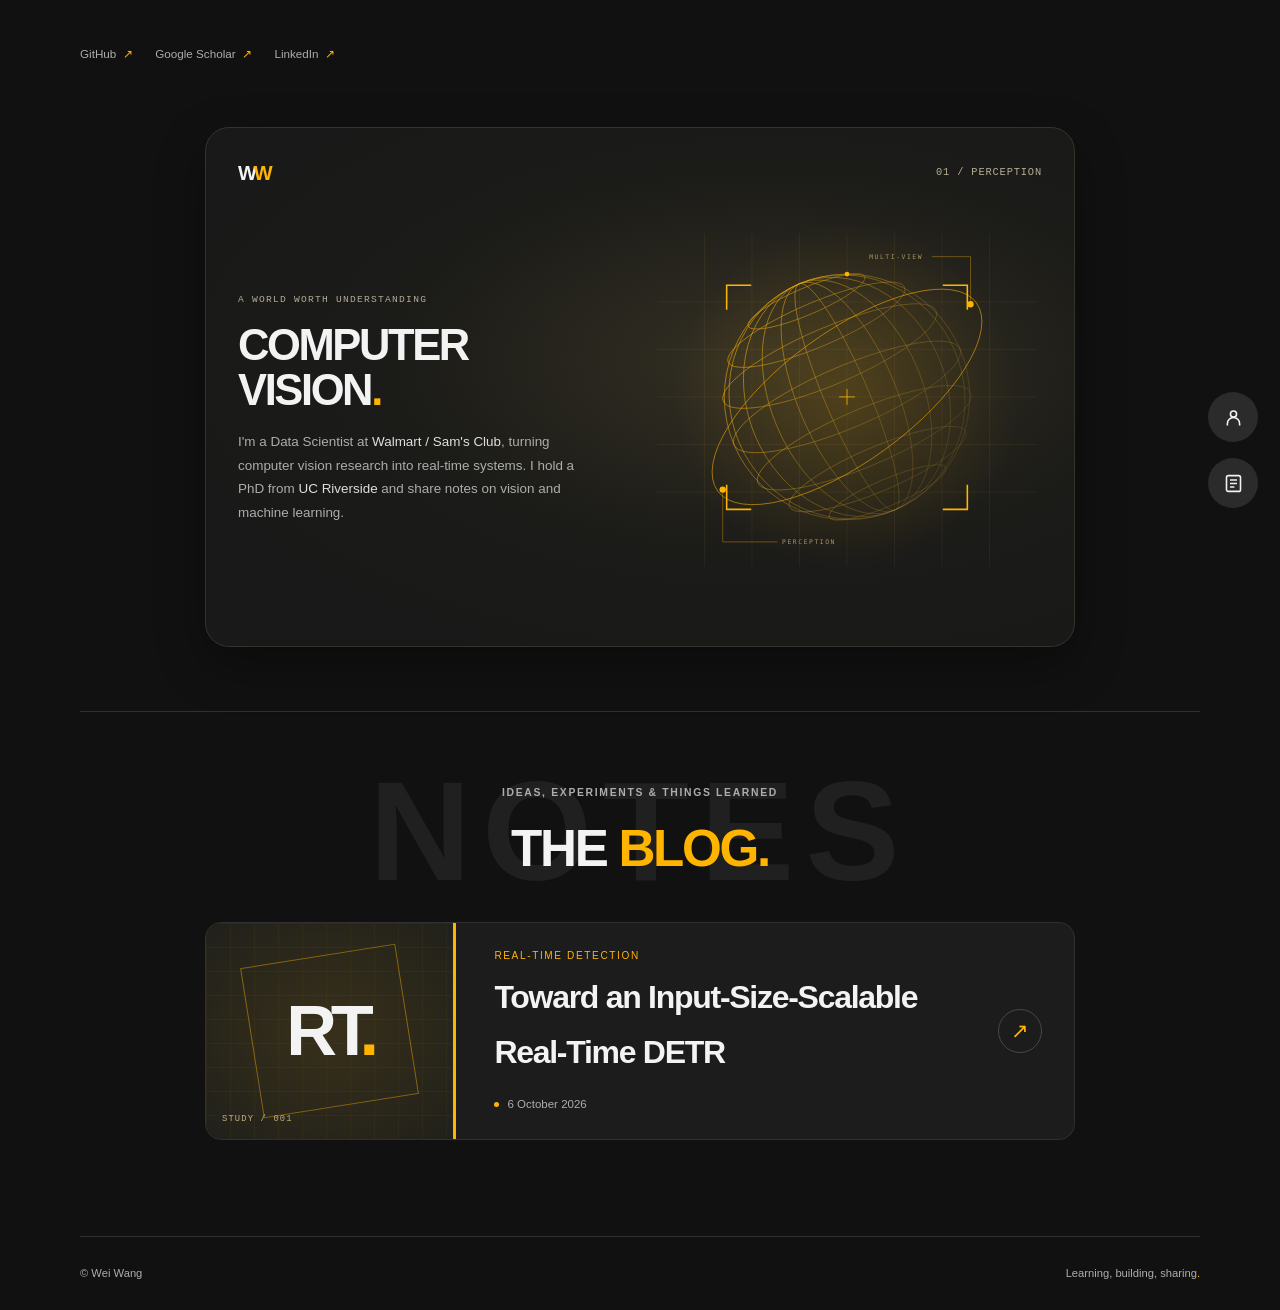
<file: index.html>
<!doctype html>
<html lang="en">
  <head>
    <meta charset="utf-8">
    <meta name="viewport" content="width=device-width, initial-scale=1">
    <meta name="description" content="Wei Wang — Data Scientist working on computer vision, perception, and real-time machine learning. Personal bio and study notes.">
    <meta name="theme-color" content="#111111">
    <title>Wei Wang — Computer Vision &amp; Notes</title>
    <link rel="stylesheet" href="assets/style.css">
  </head>
  <body>
    <a class="skip-link" href="#main">Skip to content</a>
    <div class="site-shell">
      <header class="site-header">
        <nav class="profile-links" aria-label="Professional profiles">
          <a href="https://github.com/chriswakupe">GitHub <span aria-hidden="true">↗</span></a>
          <a href="https://scholar.google.com/citations?hl=en&amp;user=CT2OuzMAAAAJ">Google Scholar <span aria-hidden="true">↗</span></a>
          <a href="https://www.linkedin.com/in/wei-wang-ba0b4054/">LinkedIn <span aria-hidden="true">↗</span></a>
        </nav>
        <nav class="site-nav" aria-label="Main navigation">
          <a class="nav-link" href="#about"><svg viewBox="0 0 24 24" fill="none" stroke="currentColor" stroke-width="1.8" aria-hidden="true"><circle cx="12" cy="8" r="3.5"/><path d="M5 21v-2a7 7 0 0 1 14 0v2"/></svg><span>About</span></a>
          <a class="nav-link" href="#blogs"><svg viewBox="0 0 24 24" fill="none" stroke="currentColor" stroke-width="1.8" aria-hidden="true"><rect x="4" y="3" width="16" height="18" rx="2"/><path d="M8 8h8M8 12h8M8 16h5"/></svg><span>Blogs</span></a>
        </nav>
      </header>
      <main id="main">
        <section class="about-section" id="about" aria-labelledby="about-title">
          <div class="vision-panel">
            <div class="panel-top"><span class="panel-mark">W<span>W</span></span><span>01 / PERCEPTION</span></div>
            <img class="vision-art" src="assets/vision.svg" alt="" width="480" height="520">
            <div class="panel-bottom"><span class="panel-kicker">A WORLD WORTH UNDERSTANDING</span><h1 class="panel-title" id="about-title">COMPUTER<br>VISION<span class="accent">.</span></h1><p class="panel-bio">I'm a Data Scientist at <strong>Walmart / Sam's Club</strong>, turning computer vision research into real-time systems. I hold a PhD from <strong>UC Riverside</strong> and share notes on vision and machine learning.</p></div>
          </div>
        </section>
        <section class="blogs-section" id="blogs" aria-labelledby="blogs-title">
          <div class="section-heading">
            <span class="heading-backdrop" aria-hidden="true">NOTES</span>
            <p class="eyebrow">Ideas, experiments &amp; things learned</p>
            <h2 id="blogs-title">The <span class="accent">blog.</span></h2>
          </div>
          <!-- Add another blog-entry link here when you create a new page. -->
          <a class="blog-entry" href="blogs/input-size-scalable-real-time-detr/">
            <span class="entry-art" aria-hidden="true"><span class="viewfinder"></span><span class="entry-monogram">RT<span>.</span></span><span class="entry-index">STUDY / 001</span></span>
            <span class="entry-content"><span class="entry-category">Real-time detection</span><span class="entry-title">Toward an Input-Size-Scalable Real-Time DETR</span><span class="entry-status"><span aria-hidden="true"></span> 6 October 2026</span></span>
            <span class="entry-arrow" aria-hidden="true">↗</span>
          </a>
        </section>
      </main>
      <footer class="site-footer"><span>© Wei Wang</span><span>Learning, building, sharing<span class="accent">.</span></span></footer>
    </div>
  </body>
</html>
</file>
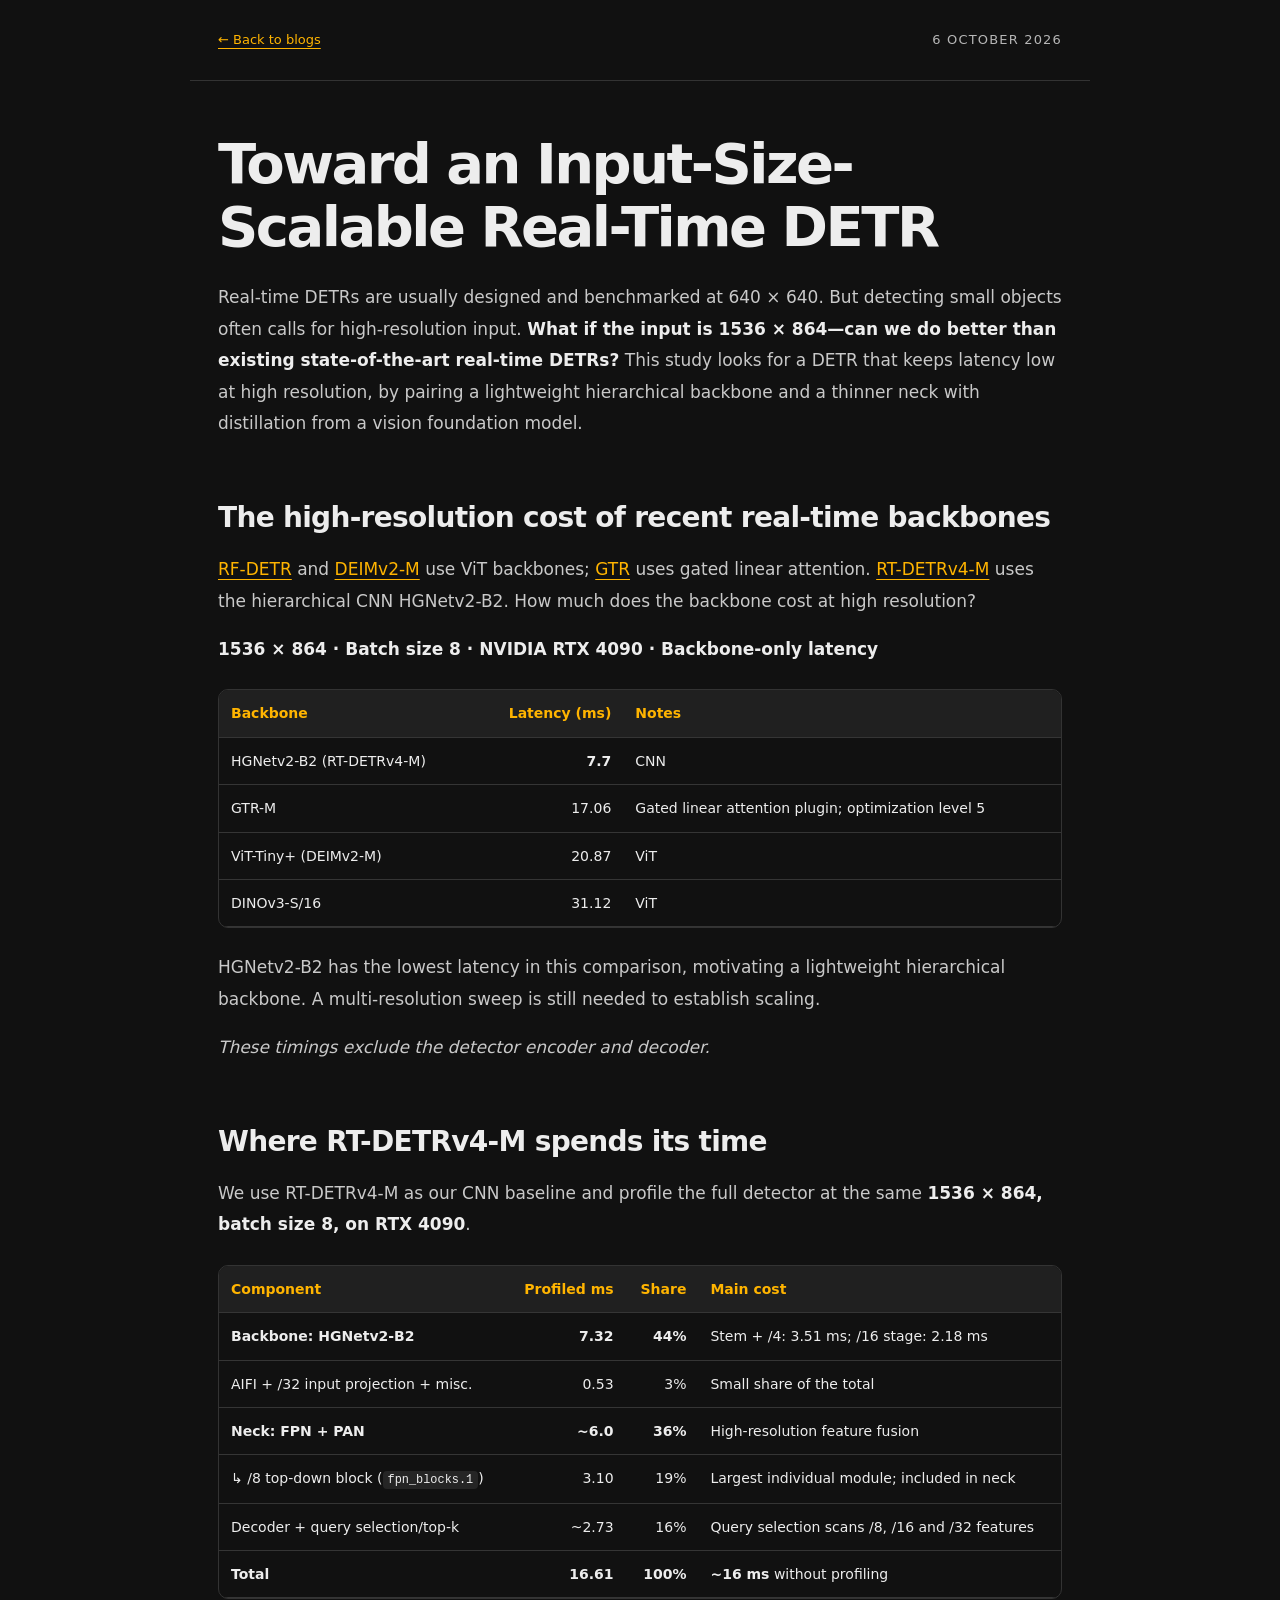
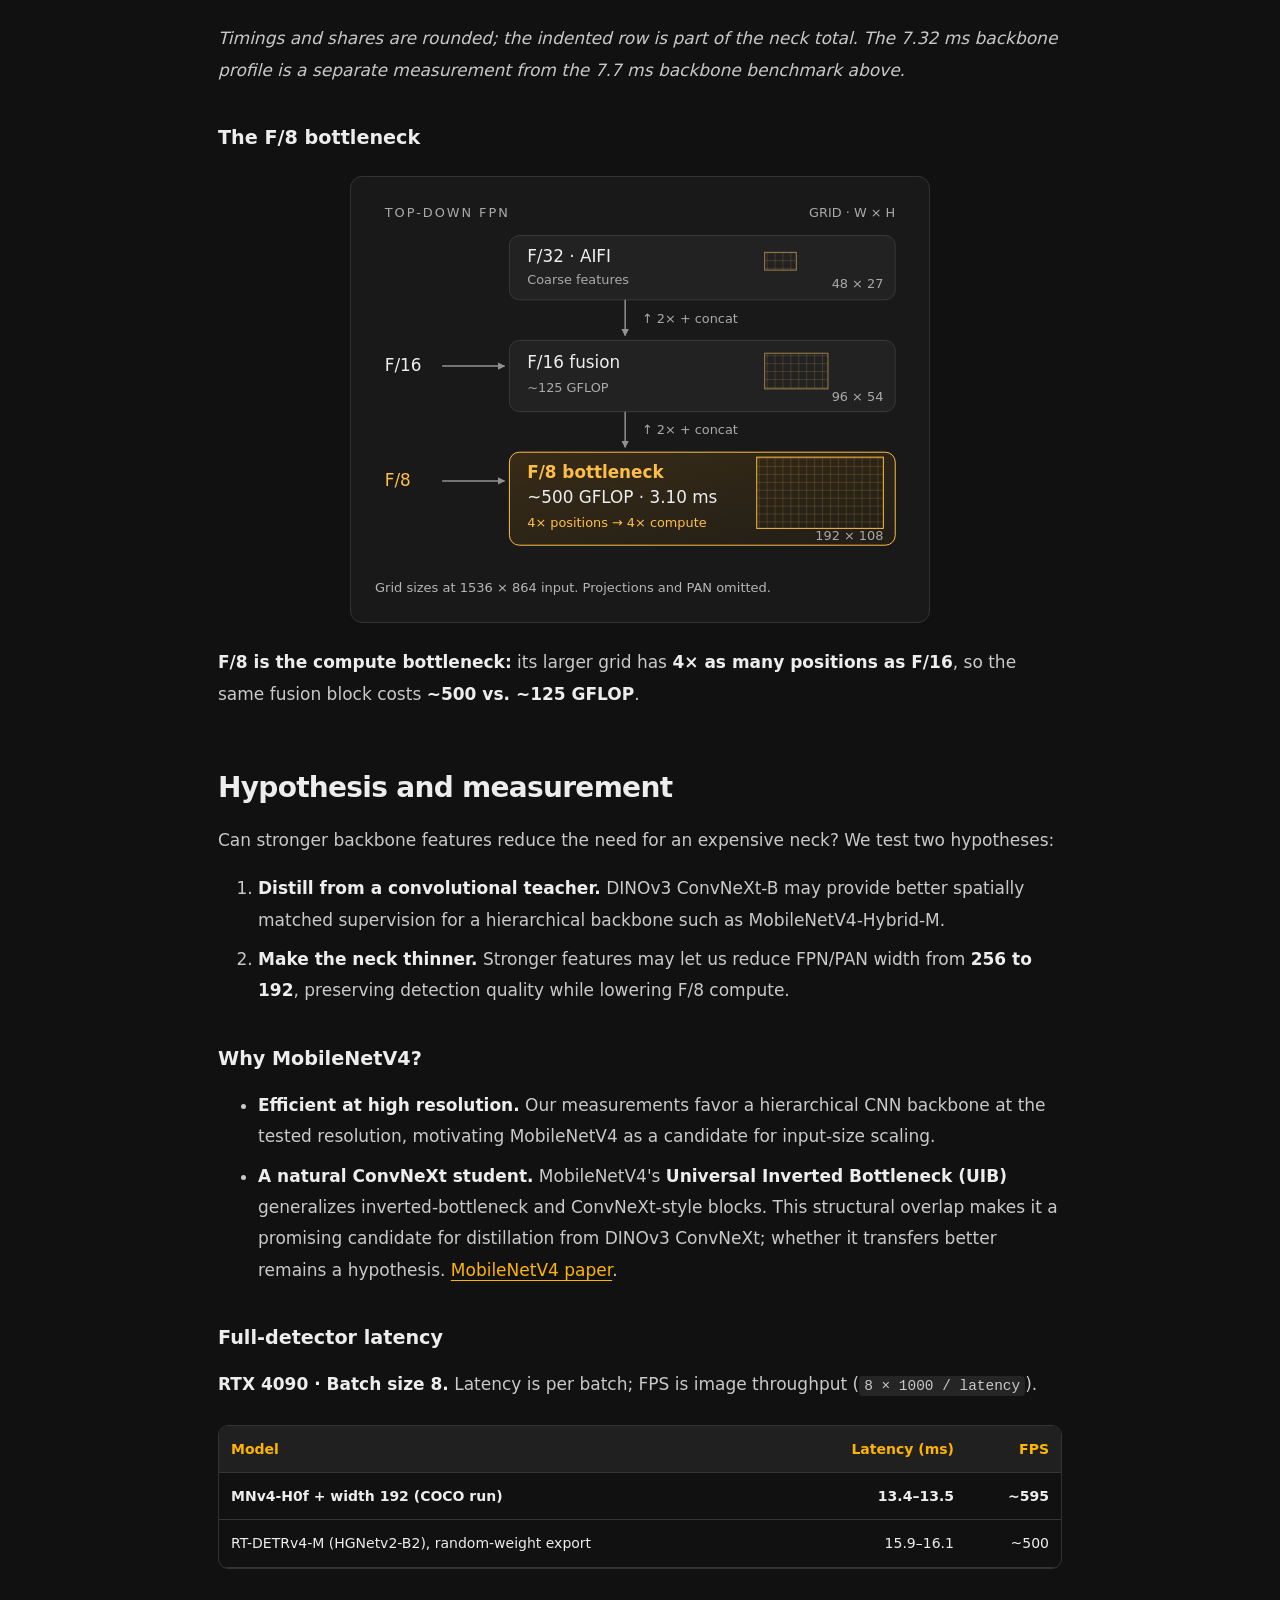
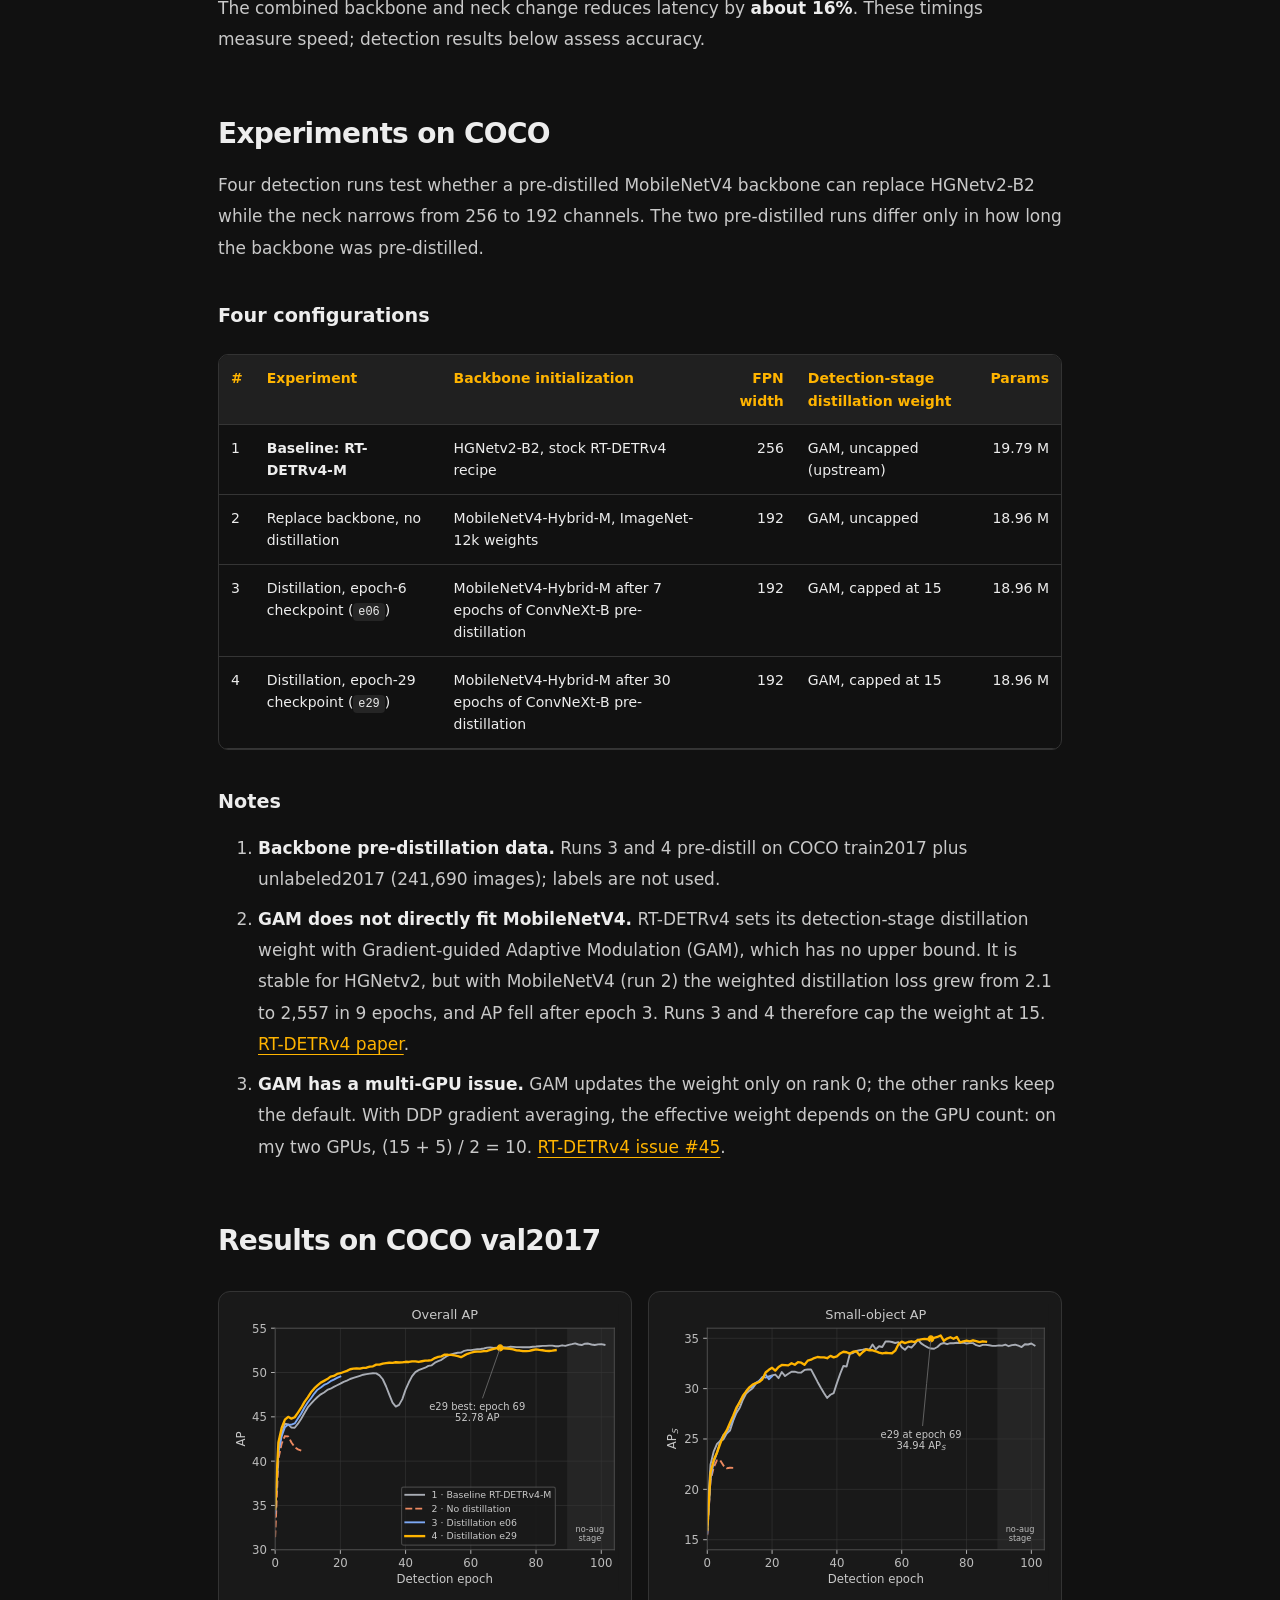
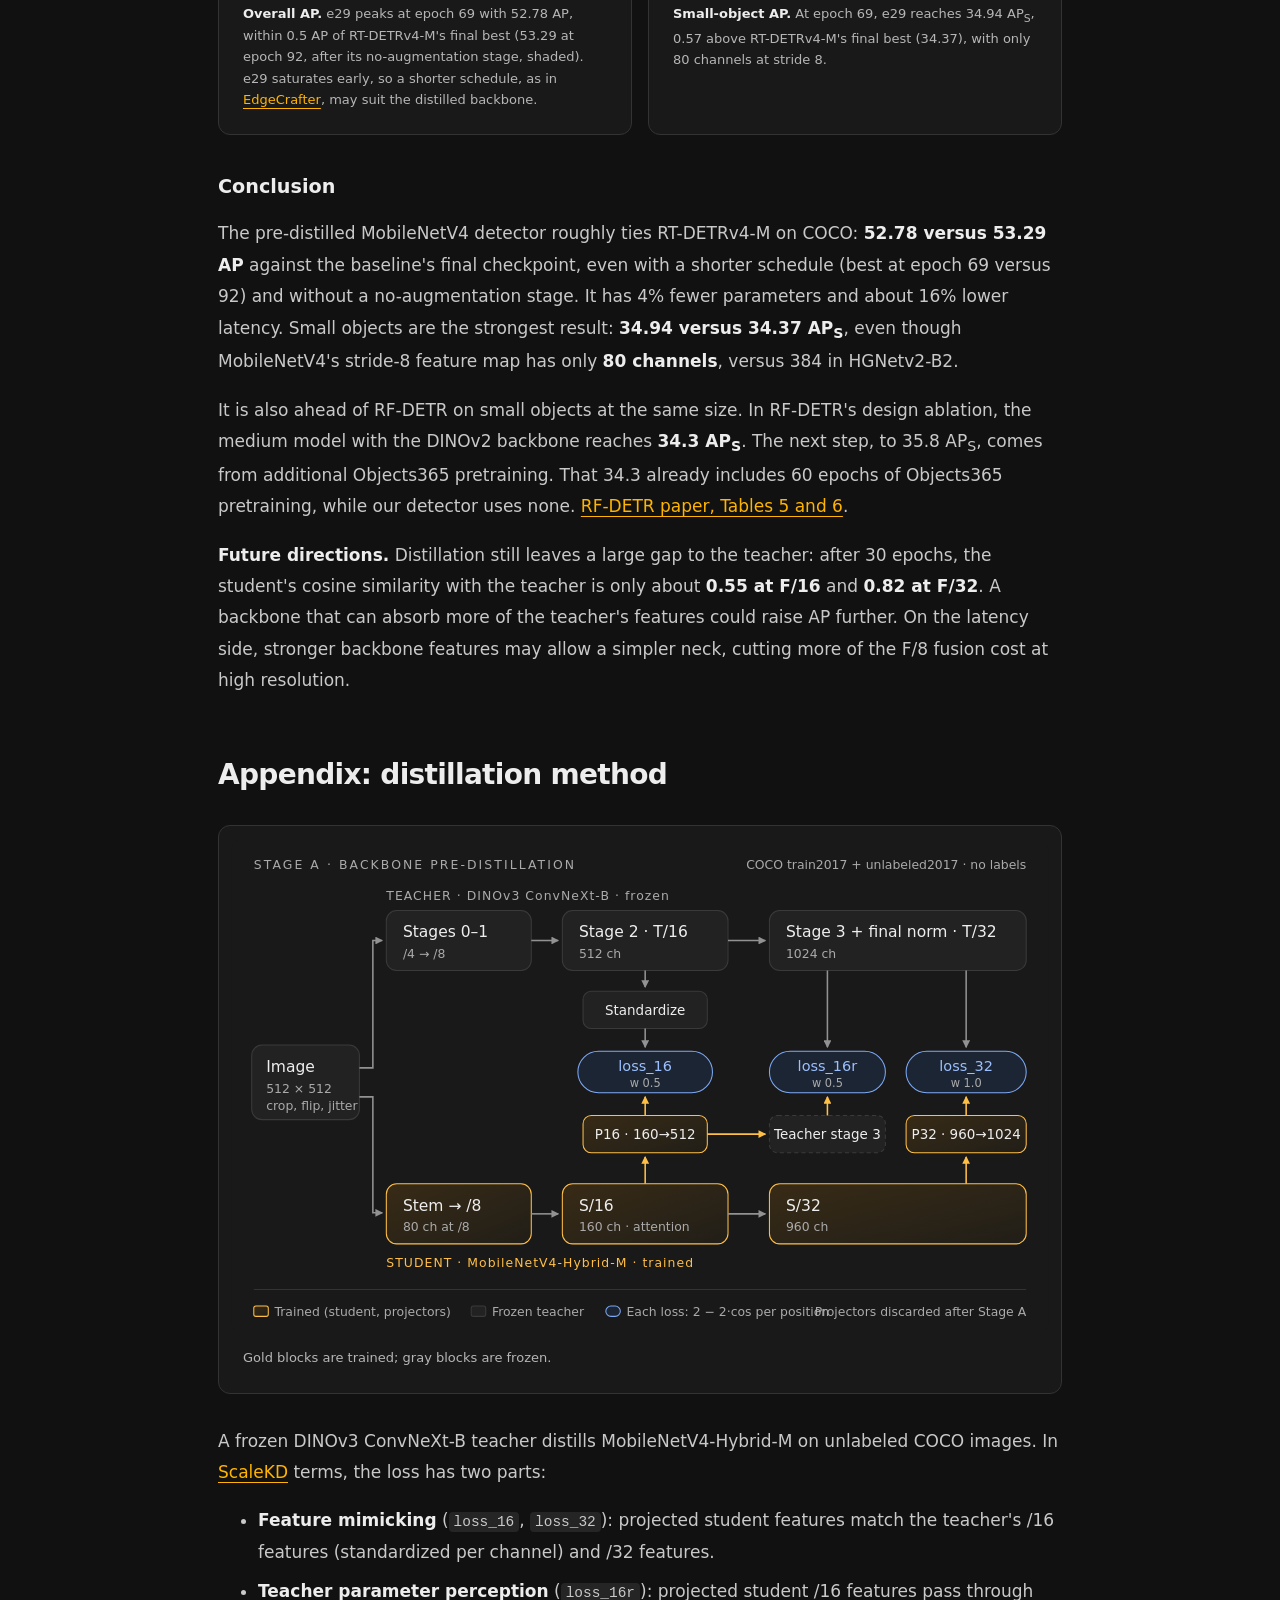
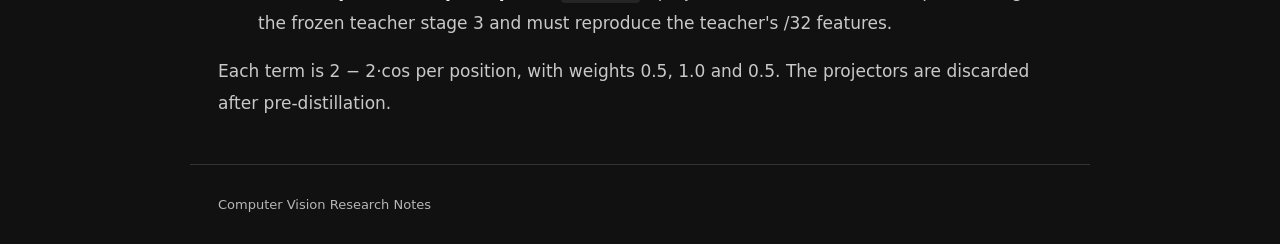
<file: blogs/input-size-scalable-real-time-detr/index.html>
<!doctype html>
<html lang="en"><head><meta charset="utf-8"><meta name="viewport" content="width=device-width, initial-scale=1"><title>Toward an Input-Size-Scalable Real-Time DETR — Wei Wang</title><style>
:root{color-scheme:dark;--bg:#111;--text:#ededed;--muted:#b6b6b6;--accent:#ffb400}*{box-sizing:border-box}body{margin:0;background:var(--bg);color:var(--text);font:17px/1.85 system-ui,-apple-system,sans-serif}main,header,footer{max-width:900px;margin:auto;padding:28px}header{display:flex;flex-wrap:wrap;justify-content:space-between;gap:12px;border-bottom:1px solid #333;font-size:13px}a{color:var(--accent);text-underline-offset:4px}a:focus-visible,.table-wrap:focus-visible{outline:2px solid var(--accent);outline-offset:5px}.draft{color:var(--muted);letter-spacing:.09em;text-transform:uppercase}h1{font-size:clamp(2rem,5vw,3.5rem);line-height:1.12;letter-spacing:-.045em;margin:24px 0}h2{font-size:1.75rem;line-height:1.3;margin:60px 0 18px;letter-spacing:-.025em}h3{font-size:1.2rem;line-height:1.45;margin:38px 0 14px}p,li{color:#c9c9c9}strong{color:var(--text)}code{overflow-wrap:anywhere;font-size:.85em;background:#252525;border-radius:4px;padding:2px 5px}table{width:100%;border-collapse:collapse;min-width:620px;font-size:14px;line-height:1.6}td,th{padding:12px;border-bottom:1px solid #353535;vertical-align:top;text-align:left}th{color:var(--accent);background:#202020}.table-wrap{overflow-x:auto;margin:24px 0;border:1px solid #333;border-radius:10px}figure{margin:32px 0;padding:12px;background:#191919;border:1px solid #333;border-radius:12px}figure img{display:block;width:100%;height:auto}figcaption{padding:12px;color:var(--muted);font-size:13px;line-height:1.65}.fig-row{display:grid;grid-template-columns:1fr 1fr;gap:16px;margin:32px 0}.fig-row figure{margin:0}.summary{background:#1c1b16;border-left:3px solid var(--accent);padding:18px 24px;margin:28px 0}.summary p{margin:0}footer{border-top:1px solid #333;color:var(--muted);font-size:13px}li{margin-block:8px}@media(max-width:600px){main,header,footer{padding:20px}.fig-row{grid-template-columns:1fr}body{font-size:16px}figure{padding:3px}h2{margin-top:42px}.summary{padding:16px}}@media print{body{background:#fff;color:#111}p,li,strong{color:#111}a{color:#543800}.draft{color:#555}figure{break-inside:avoid}header,footer{display:none}}
</style></head><body><header><a href="../../#blogs">← Back to blogs</a><span class="draft">6 October 2026</span></header><main><h1 id="toward-an-input-size-scalable-real-time-detr">Toward an Input-Size-Scalable Real-Time DETR</h1>
<p>Real-time DETRs are usually designed and benchmarked at 640 × 640. But detecting small objects often calls for high-resolution input. <strong>What if the input is 1536 × 864—can we do better than existing state-of-the-art real-time DETRs?</strong> This study looks for a DETR that keeps latency low at high resolution, by pairing a lightweight hierarchical backbone and a thinner neck with distillation from a vision foundation model.</p>
<h2 id="the-high-resolution-cost-of-recent-real-time-backbones">The high-resolution cost of recent real-time backbones</h2>
<p><a href="https://github.com/roboflow/rf-detr/blob/develop/src/rfdetr/models/backbone/dinov2_with_windowed_attn.py">RF-DETR</a> and <a href="https://github.com/Intellindust-AI-Lab/DEIMv2">DEIMv2-M</a> use ViT backbones; <a href="https://arxiv.org/html/2609.26590v1">GTR</a> uses gated linear attention. <a href="https://github.com/RT-DETRs/RT-DETRv4">RT-DETRv4-M</a> uses the hierarchical CNN HGNetv2-B2. How much does the backbone cost at high resolution?</p>
<p><strong>1536 × 864 · Batch size 8 · NVIDIA RTX 4090 · Backbone-only latency</strong></p>
<div class="table-wrap" tabindex="0" role="region" aria-label="Scrollable data table"><table>
<thead>
<tr>
<th>Backbone</th>
<th style="text-align: right;">Latency (ms)</th>
<th>Notes</th>
</tr>
</thead>
<tbody>
<tr>
<td>HGNetv2-B2 (RT-DETRv4-M)</td>
<td style="text-align: right;"><strong>7.7</strong></td>
<td>CNN</td>
</tr>
<tr>
<td>GTR-M</td>
<td style="text-align: right;">17.06</td>
<td>Gated linear attention plugin; optimization level 5</td>
</tr>
<tr>
<td>ViT-Tiny+ (DEIMv2-M)</td>
<td style="text-align: right;">20.87</td>
<td>ViT</td>
</tr>
<tr>
<td>DINOv3-S/16</td>
<td style="text-align: right;">31.12</td>
<td>ViT</td>
</tr>
</tbody>
</table></div>
<p>HGNetv2-B2 has the lowest latency in this comparison, motivating a lightweight hierarchical backbone. A multi-resolution sweep is still needed to establish scaling.</p>
<p><em>These timings exclude the detector encoder and decoder.</em></p>

<h2 id="where-rt-detrv4-m-spends-its-time">Where RT-DETRv4-M spends its time</h2>
<p>We use RT-DETRv4-M as our CNN baseline and profile the full detector at the same <strong>1536 × 864, batch size 8, on RTX 4090</strong>.</p>
<div class="table-wrap" tabindex="0" role="region" aria-label="Scrollable data table"><table>
<thead>
<tr>
<th>Component</th>
<th style="text-align: right;">Profiled ms</th>
<th style="text-align: right;">Share</th>
<th>Main cost</th>
</tr>
</thead>
<tbody>
<tr>
<td><strong>Backbone: HGNetv2-B2</strong></td>
<td style="text-align: right;"><strong>7.32</strong></td>
<td style="text-align: right;"><strong>44%</strong></td>
<td>Stem + /4: 3.51 ms; /16 stage: 2.18 ms</td>
</tr>
<tr>
<td>AIFI + /32 input projection + misc.</td>
<td style="text-align: right;">0.53</td>
<td style="text-align: right;">3%</td>
<td>Small share of the total</td>
</tr>
<tr>
<td><strong>Neck: FPN + PAN</strong></td>
<td style="text-align: right;"><strong>~6.0</strong></td>
<td style="text-align: right;"><strong>36%</strong></td>
<td>High-resolution feature fusion</td>
</tr>
<tr>
<td>↳ /8 top-down block (<code>fpn_blocks.1</code>)</td>
<td style="text-align: right;">3.10</td>
<td style="text-align: right;">19%</td>
<td>Largest individual module; included in neck</td>
</tr>
<tr>
<td>Decoder + query selection/top-k</td>
<td style="text-align: right;">~2.73</td>
<td style="text-align: right;">16%</td>
<td>Query selection scans /8, /16 and /32 features</td>
</tr>
<tr>
<td><strong>Total</strong></td>
<td style="text-align: right;"><strong>16.61</strong></td>
<td style="text-align: right;"><strong>100%</strong></td>
<td><strong>~16 ms</strong> without profiling</td>
</tr>
</tbody>
</table></div>
<p><em>Timings and shares are rounded; the indented row is part of the neck total. The 7.32 ms backbone profile is a separate measurement from the 7.7 ms backbone benchmark above.</em></p>
<h3 id="the-f8-bottleneck">The F/8 bottleneck</h3>
<figure style="max-width: 580px; margin: 24px auto;">
<img src="figures/fpn-bottleneck.svg" alt="FPN grids grow from 48 × 27 at F/32 to 96 × 54 at F/16 and 192 × 108 at F/8. F/8 fusion uses four times the compute of F/16." loading="lazy">
<figcaption>Grid sizes at 1536 × 864 input. Projections and PAN omitted.</figcaption>
</figure>

<p><strong>F/8 is the compute bottleneck:</strong> its larger grid has <strong>4× as many positions as F/16</strong>, so the same fusion block costs <strong>~500 vs. ~125 GFLOP</strong>.</p>
<h2 id="hypothesis-and-measurement">Hypothesis and measurement</h2>
<p>Can stronger backbone features reduce the need for an expensive neck? We test two hypotheses:</p>
<ol>
<li><strong>Distill from a convolutional teacher.</strong> DINOv3 ConvNeXt-B may provide better spatially matched supervision for a hierarchical backbone such as MobileNetV4-Hybrid-M.</li>
<li><strong>Make the neck thinner.</strong> Stronger features may let us reduce FPN/PAN width from <strong>256 to 192</strong>, preserving detection quality while lowering F/8 compute.</li>
</ol>
<h3 id="why-mobilenetv4">Why MobileNetV4?</h3>
<ul>
<li><strong>Efficient at high resolution.</strong> Our measurements favor a hierarchical CNN backbone at the tested resolution, motivating MobileNetV4 as a candidate for input-size scaling.</li>
<li><strong>A natural ConvNeXt student.</strong> MobileNetV4's <strong>Universal Inverted Bottleneck (UIB)</strong> generalizes inverted-bottleneck and ConvNeXt-style blocks. This structural overlap makes it a promising candidate for distillation from DINOv3 ConvNeXt; whether it transfers better remains a hypothesis. <a href="https://arxiv.org/abs/2404.10518">MobileNetV4 paper</a>.</li>
</ul>
<h3 id="full-detector-latency">Full-detector latency</h3>
<p><strong>RTX 4090 · Batch size 8.</strong> Latency is per batch; FPS is image throughput (<code>8 × 1000 / latency</code>).</p>
<div class="table-wrap" tabindex="0" role="region" aria-label="Scrollable data table"><table>
<thead>
<tr>
<th>Model</th>
<th style="text-align: right;">Latency (ms)</th>
<th style="text-align: right;">FPS</th>
</tr>
</thead>
<tbody>
<tr>
<td><strong>MNv4-H0f + width 192 (COCO run)</strong></td>
<td style="text-align: right;"><strong>13.4–13.5</strong></td>
<td style="text-align: right;"><strong>~595</strong></td>
</tr>
<tr>
<td>RT-DETRv4-M (HGNetv2-B2), random-weight export</td>
<td style="text-align: right;">15.9–16.1</td>
<td style="text-align: right;">~500</td>
</tr>
</tbody>
</table></div>
<p>The combined backbone and neck change reduces latency by <strong>about 16%</strong>. These timings measure speed; detection results below assess accuracy.</p>
<h2 id="experiments-on-coco">Experiments on COCO</h2>
<p>Four detection runs test whether a pre-distilled MobileNetV4 backbone can replace HGNetv2-B2 while the neck narrows from 256 to 192 channels. The two pre-distilled runs differ only in how long the backbone was pre-distilled.</p>
<h3 id="four-configurations">Four configurations</h3>
<div class="table-wrap" tabindex="0" role="region" aria-label="Scrollable data table"><table>
<thead>
<tr>
<th>#</th>
<th>Experiment</th>
<th>Backbone initialization</th>
<th style="text-align: right;">FPN width</th>
<th>Detection-stage distillation weight</th>
<th style="text-align: right;">Params</th>
</tr>
</thead>
<tbody>
<tr>
<td>1</td>
<td><strong>Baseline: RT-DETRv4-M</strong></td>
<td>HGNetv2-B2, stock RT-DETRv4 recipe</td>
<td style="text-align: right;">256</td>
<td>GAM, uncapped (upstream)</td>
<td style="text-align: right;">19.79 M</td>
</tr>
<tr>
<td>2</td>
<td>Replace backbone, no distillation</td>
<td>MobileNetV4-Hybrid-M, ImageNet-12k weights</td>
<td style="text-align: right;">192</td>
<td>GAM, uncapped</td>
<td style="text-align: right;">18.96 M</td>
</tr>
<tr>
<td>3</td>
<td>Distillation, epoch-6 checkpoint (<code>e06</code>)</td>
<td>MobileNetV4-Hybrid-M after 7 epochs of ConvNeXt-B pre-distillation</td>
<td style="text-align: right;">192</td>
<td>GAM, capped at 15</td>
<td style="text-align: right;">18.96 M</td>
</tr>
<tr>
<td>4</td>
<td>Distillation, epoch-29 checkpoint (<code>e29</code>)</td>
<td>MobileNetV4-Hybrid-M after 30 epochs of ConvNeXt-B pre-distillation</td>
<td style="text-align: right;">192</td>
<td>GAM, capped at 15</td>
<td style="text-align: right;">18.96 M</td>
</tr>
</tbody>
</table></div>
<h3 id="notes">Notes</h3>
<ol>
<li><strong>Backbone pre-distillation data.</strong> Runs 3 and 4 pre-distill on COCO train2017 plus unlabeled2017 (241,690 images); labels are not used.</li>
<li><strong>GAM does not directly fit MobileNetV4.</strong> RT-DETRv4 sets its detection-stage distillation weight with Gradient-guided Adaptive Modulation (GAM), which has no upper bound. It is stable for HGNetv2, but with MobileNetV4 (run 2) the weighted distillation loss grew from 2.1 to 2,557 in 9 epochs, and AP fell after epoch 3. Runs 3 and 4 therefore cap the weight at 15. <a href="https://arxiv.org/abs/2510.25257">RT-DETRv4 paper</a>.</li>
<li><strong>GAM has a multi-GPU issue.</strong> GAM updates the weight only on rank 0; the other ranks keep the default. With DDP gradient averaging, the effective weight depends on the GPU count: on my two GPUs, (15 + 5) / 2 = 10. <a href="https://github.com/RT-DETRs/RT-DETRv4/issues/45">RT-DETRv4 issue #45</a>.</li>
</ol>
<h2 id="results-on-coco-val2017">Results on COCO val2017</h2>
<div class="fig-row">
<figure><img src="figures/detection-ap.svg" alt="Overall AP by detection epoch for the four runs. e29 peaks at epoch 69 with 52.78 AP, then plateaus slightly lower; the baseline keeps improving until its no-augmentation stage." loading="lazy"><figcaption><strong>Overall AP.</strong> e29 peaks at epoch 69 with 52.78 AP, within 0.5 AP of RT-DETRv4-M's final best (53.29 at epoch 92, after its no-augmentation stage, shaded). e29 saturates early, so a shorter schedule, as in <a href="https://arxiv.org/abs/2603.18739">EdgeCrafter</a>, may suit the distilled backbone.</figcaption></figure>
<figure><img src="figures/detection-ap-small.svg" alt="Small-object AP by detection epoch. At its best checkpoint, epoch 69, e29 reaches 34.94 AP-small; it stays above the baseline for most of the later epochs." loading="lazy"><figcaption><strong>Small-object AP.</strong> At epoch 69, e29 reaches 34.94 AP<sub>S</sub>, 0.57 above RT-DETRv4-M's final best (34.37), with only 80 channels at stride 8.</figcaption></figure>
</div>
<h3 id="conclusion">Conclusion</h3>
<p>The pre-distilled MobileNetV4 detector roughly ties RT-DETRv4-M on COCO: <strong>52.78 versus 53.29 AP</strong> against the baseline's final checkpoint, even with a shorter schedule (best at epoch 69 versus 92) and without a no-augmentation stage. It has 4% fewer parameters and about 16% lower latency. Small objects are the strongest result: <strong>34.94 versus 34.37 AP<sub>S</sub></strong>, even though MobileNetV4's stride-8 feature map has only <strong>80 channels</strong>, versus 384 in HGNetv2-B2.</p>
<p>It is also ahead of RF-DETR on small objects at the same size. In RF-DETR's design ablation, the medium model with the DINOv2 backbone reaches <strong>34.3 AP<sub>S</sub></strong>. The next step, to 35.8 AP<sub>S</sub>, comes from additional Objects365 pretraining. That 34.3 already includes 60 epochs of Objects365 pretraining, while our detector uses none. <a href="https://arxiv.org/html/2511.09554v2">RF-DETR paper, Tables 5 and 6</a>.</p>
<p><strong>Future directions.</strong> Distillation still leaves a large gap to the teacher: after 30 epochs, the student's cosine similarity with the teacher is only about <strong>0.55 at F/16</strong> and <strong>0.82 at F/32</strong>. A backbone that can absorb more of the teacher's features could raise AP further. On the latency side, stronger backbone features may allow a simpler neck, cutting more of the F/8 fusion cost at high resolution.</p>
<h2 id="appendix-distillation-method">Appendix: distillation method</h2>
<figure><img src="figures/distillation-method.svg" alt="Stage A diagram. A frozen DINOv3 ConvNeXt-B teacher and a trainable MobileNetV4-Hybrid-M student see the same image. Projectors P16 and P32 map student features to teacher widths for three cosine losses: loss_16, loss_32, and loss_16r through a frozen teacher stage." loading="lazy"><figcaption>Gold blocks are trained; gray blocks are frozen.</figcaption></figure>
<p>A frozen DINOv3 ConvNeXt-B teacher distills MobileNetV4-Hybrid-M on unlabeled COCO images. In <a href="https://arxiv.org/abs/2411.06786">ScaleKD</a> terms, the loss has two parts:</p>
<ul>
<li><strong>Feature mimicking</strong> (<code>loss_16</code>, <code>loss_32</code>): projected student features match the teacher's /16 features (standardized per channel) and /32 features.</li>
<li><strong>Teacher parameter perception</strong> (<code>loss_16r</code>): projected student /16 features pass through the frozen teacher stage 3 and must reproduce the teacher's /32 features.</li>
</ul>
<p>Each term is 2 − 2·cos per position, with weights 0.5, 1.0 and 0.5. The projectors are discarded after pre-distillation.</p>
</main><footer>Computer Vision Research Notes</footer></body></html>
</file>
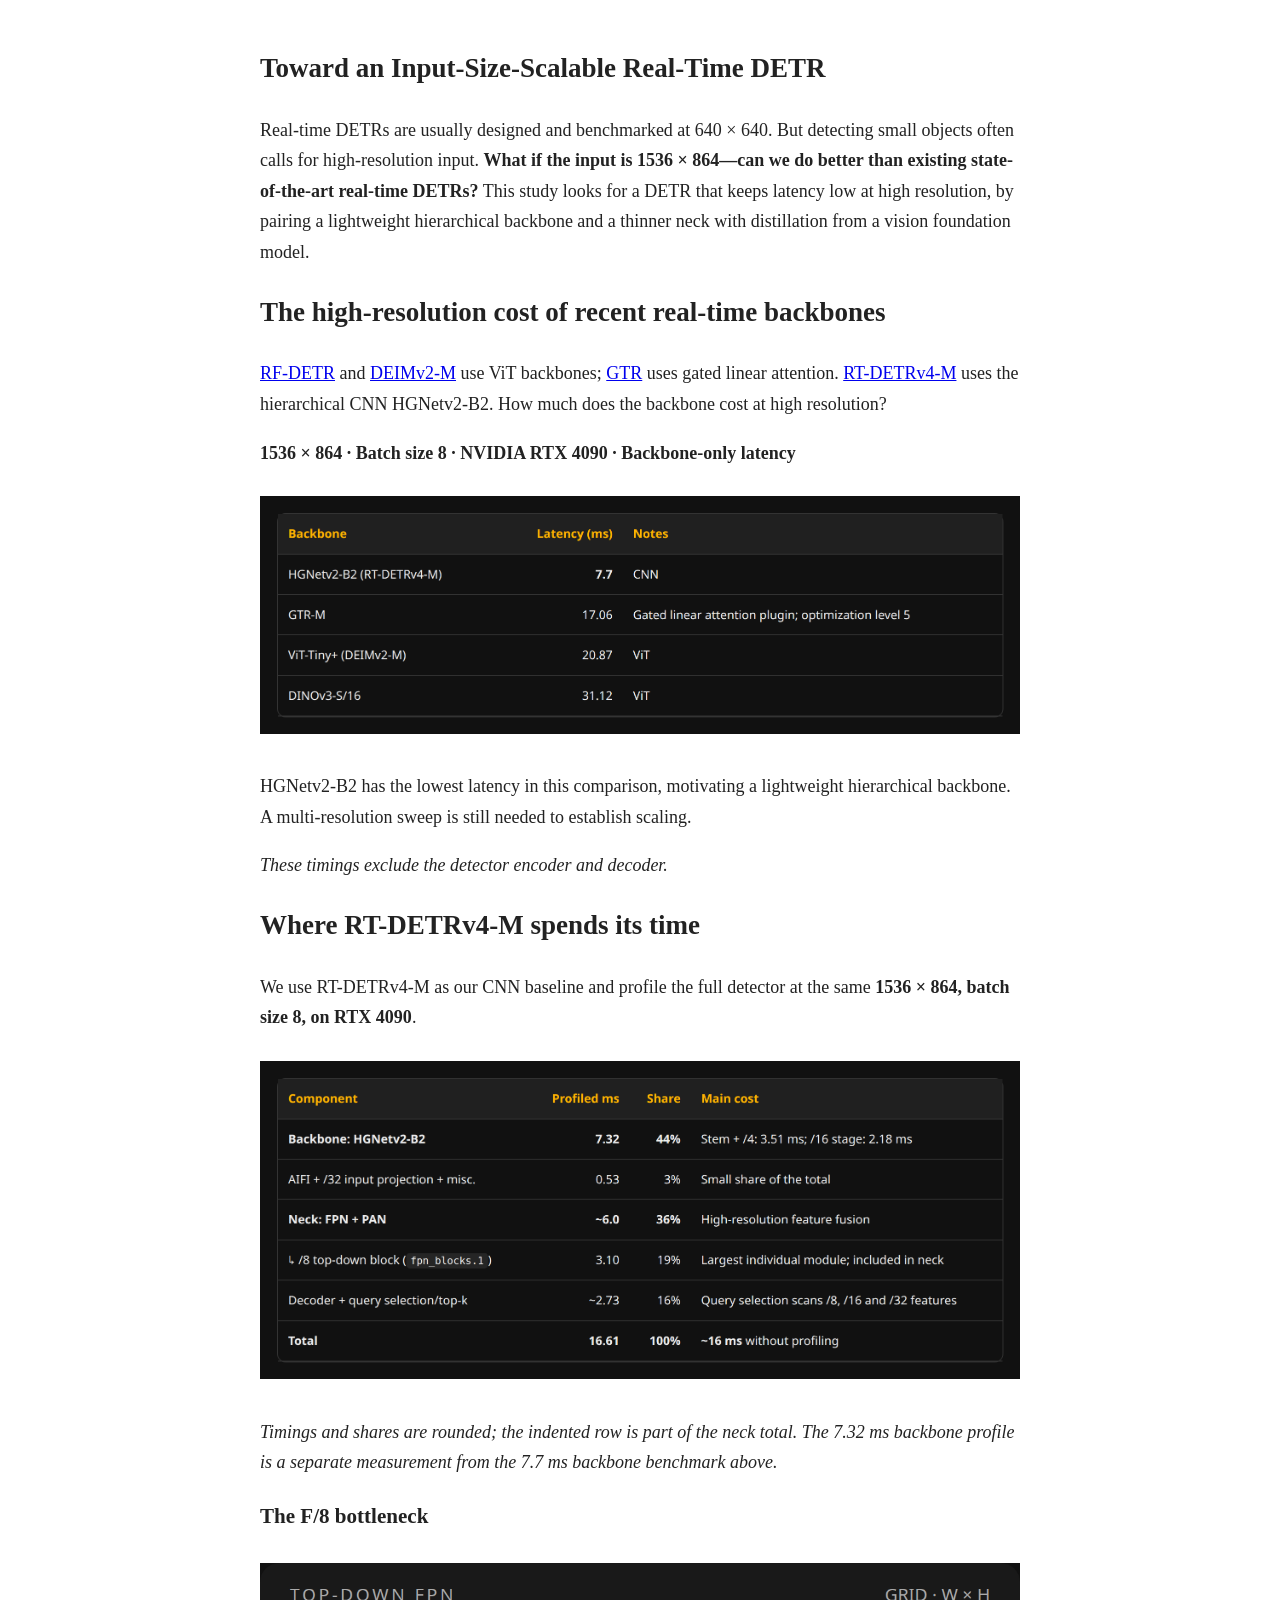
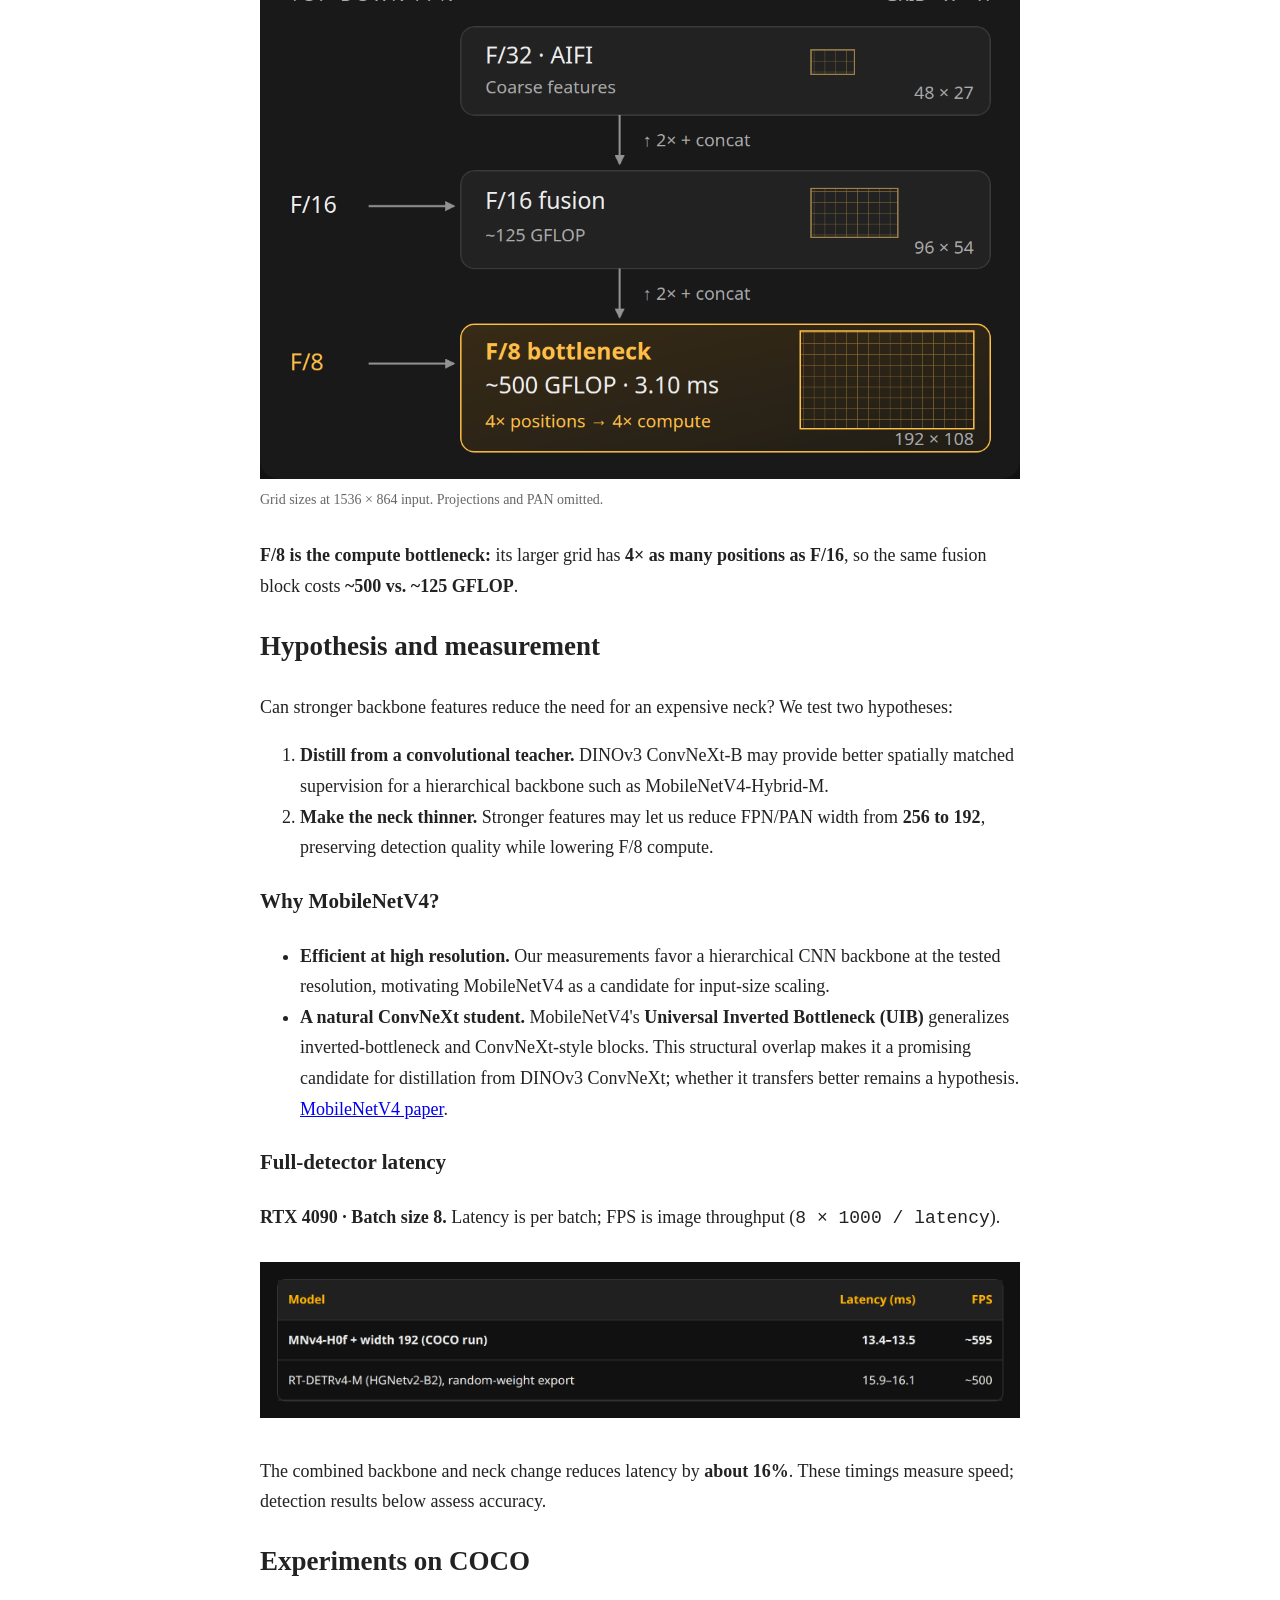
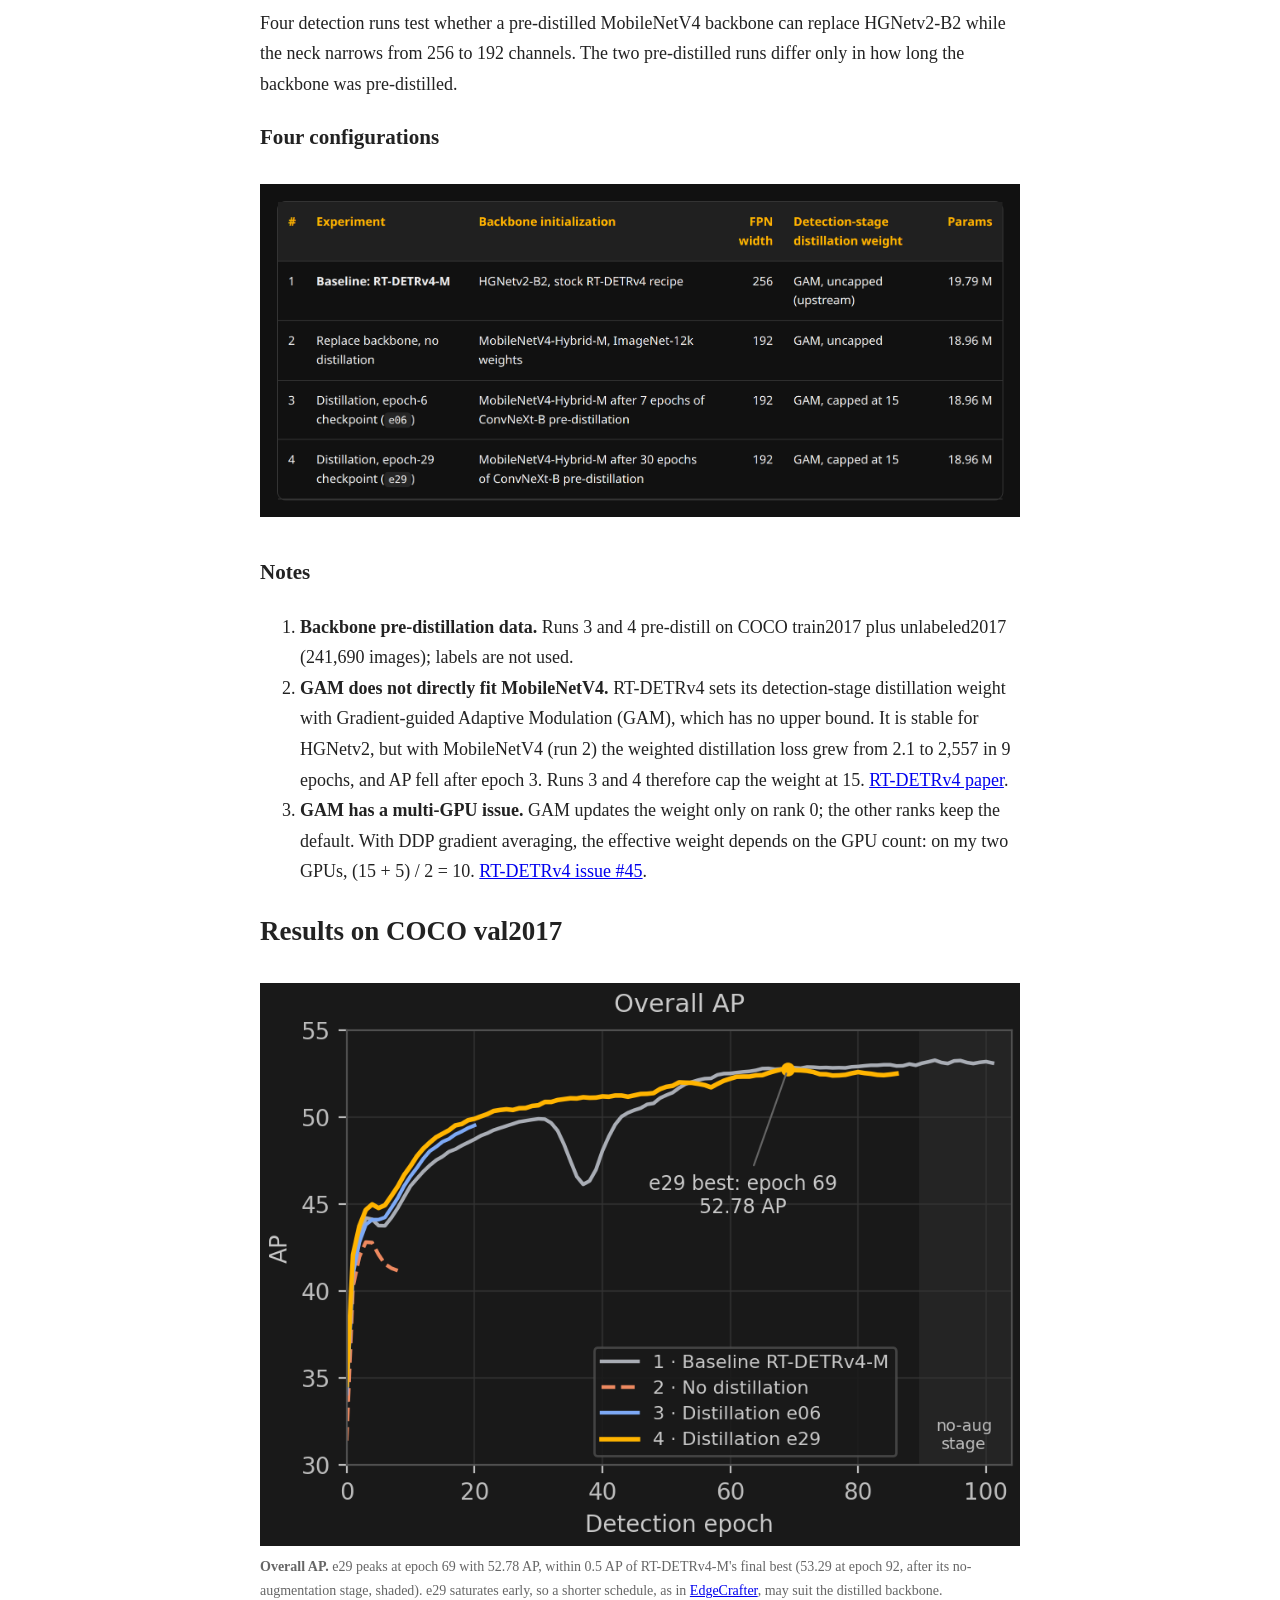
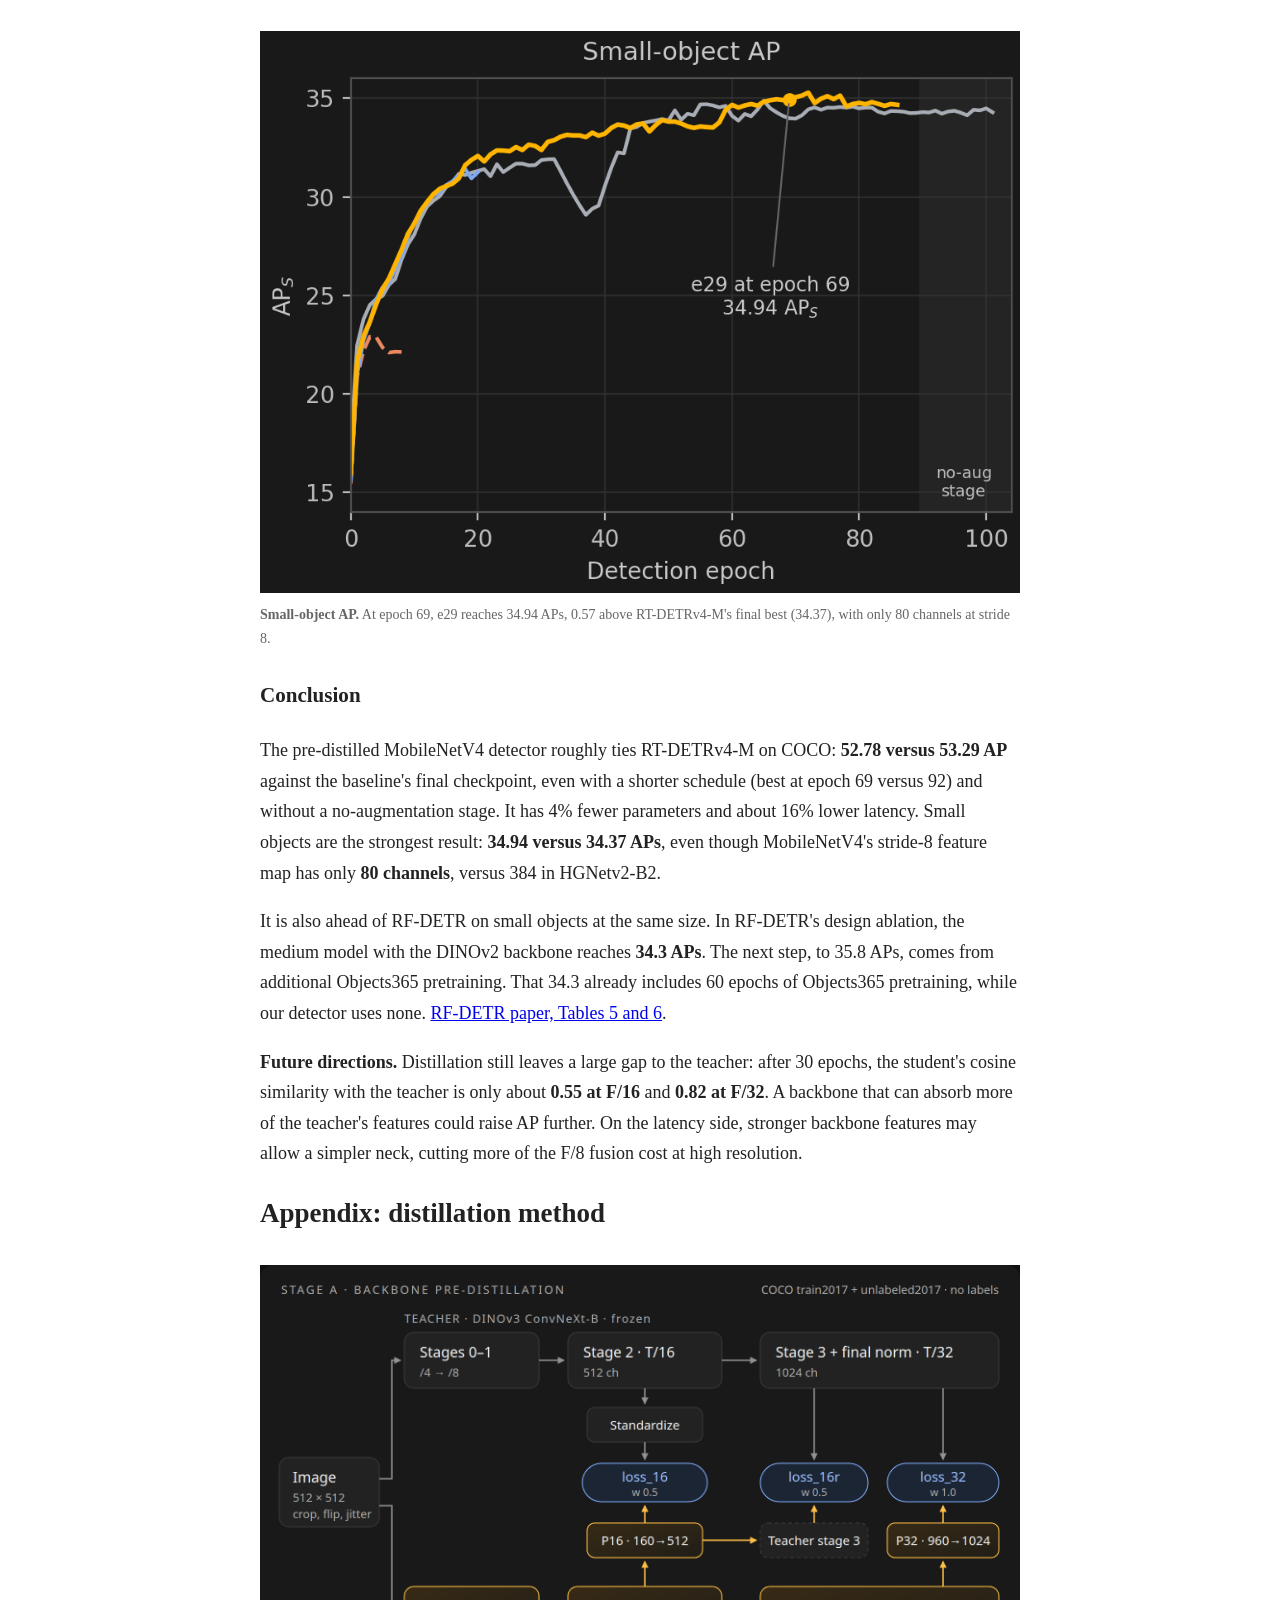
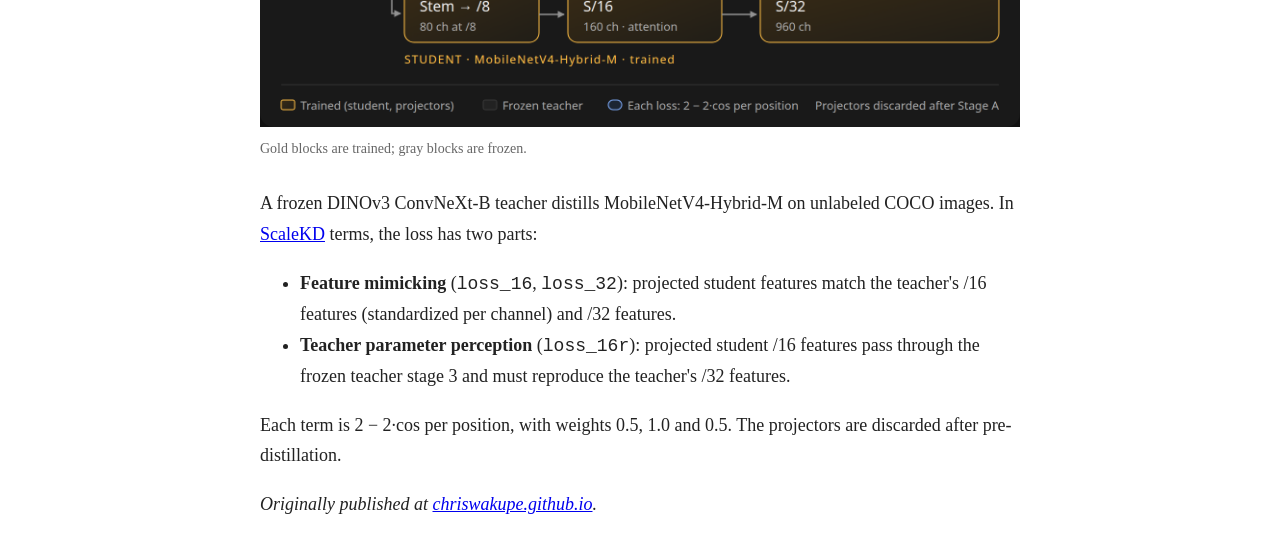
<file: blogs/input-size-scalable-real-time-detr/medium.html>
<!doctype html>
<html lang="en"><head><meta charset="utf-8"><meta name="viewport" content="width=device-width, initial-scale=1"><meta name="robots" content="noindex"><link rel="canonical" href="https://chriswakupe.github.io/cv-blogs/blogs/input-size-scalable-real-time-detr/"><title>Toward an Input-Size-Scalable Real-Time DETR</title>
<style>body{max-width:760px;margin:auto;padding:24px 16px;font:18px/1.7 Georgia,serif;color:#222;background:#fff}img{max-width:100%;height:auto}figure{margin:28px 0}figcaption{color:#666;font-size:14px}blockquote{border-left:3px solid #222;margin:24px 0;padding-left:20px}</style></head>
<body><article>
<h1>Toward an Input-Size-Scalable Real-Time DETR</h1>
<p>Real-time DETRs are usually designed and benchmarked at 640 × 640. But detecting small objects often calls for high-resolution input. <strong>What if the input is 1536 × 864—can we do better than existing state-of-the-art real-time DETRs?</strong> This study looks for a DETR that keeps latency low at high resolution, by pairing a lightweight hierarchical backbone and a thinner neck with distillation from a vision foundation model.</p>
<h2>The high-resolution cost of recent real-time backbones</h2>
<p><a href="https://github.com/roboflow/rf-detr/blob/develop/src/rfdetr/models/backbone/dinov2_with_windowed_attn.py">RF-DETR</a> and <a href="https://github.com/Intellindust-AI-Lab/DEIMv2">DEIMv2-M</a> use ViT backbones; <a href="https://arxiv.org/html/2609.26590v1">GTR</a> uses gated linear attention. <a href="https://github.com/RT-DETRs/RT-DETRv4">RT-DETRv4-M</a> uses the hierarchical CNN HGNetv2-B2. How much does the backbone cost at high resolution?</p>
<p><strong>1536 × 864 · Batch size 8 · NVIDIA RTX 4090 · Backbone-only latency</strong></p>
<figure><img src="https://chriswakupe.github.io/cv-blogs/blogs/input-size-scalable-real-time-detr/medium/backbone-latency.png" alt="Backbone-only latency at 1536 × 864, batch size 8, RTX 4090: HGNetv2-B2 7.7 ms, GTR-M 17.06 ms, ViT-Tiny+ 20.87 ms, DINOv3-S/16 31.12 ms."></figure>
<p>HGNetv2-B2 has the lowest latency in this comparison, motivating a lightweight hierarchical backbone. A multi-resolution sweep is still needed to establish scaling.</p>
<p><em>These timings exclude the detector encoder and decoder.</em></p>

<h2>Where RT-DETRv4-M spends its time</h2>
<p>We use RT-DETRv4-M as our CNN baseline and profile the full detector at the same <strong>1536 × 864, batch size 8, on RTX 4090</strong>.</p>
<figure><img src="https://chriswakupe.github.io/cv-blogs/blogs/input-size-scalable-real-time-detr/medium/detector-profile.png" alt="RT-DETRv4-M profile at 1536 × 864: backbone 7.32 ms (44%), neck ~6.0 ms (36%) including the /8 top-down block at 3.10 ms, decoder ~2.73 ms (16%), total 16.61 ms."></figure>
<p><em>Timings and shares are rounded; the indented row is part of the neck total. The 7.32 ms backbone profile is a separate measurement from the 7.7 ms backbone benchmark above.</em></p>
<h3>The F/8 bottleneck</h3>
<figure>
<img src="https://chriswakupe.github.io/cv-blogs/blogs/input-size-scalable-real-time-detr/medium/fpn-bottleneck.png" alt="FPN grids grow from 48 × 27 at F/32 to 96 × 54 at F/16 and 192 × 108 at F/8. F/8 fusion uses four times the compute of F/16.">
<figcaption>Grid sizes at 1536 × 864 input. Projections and PAN omitted.</figcaption>
</figure>

<p><strong>F/8 is the compute bottleneck:</strong> its larger grid has <strong>4× as many positions as F/16</strong>, so the same fusion block costs <strong>~500 vs. ~125 GFLOP</strong>.</p>
<h2>Hypothesis and measurement</h2>
<p>Can stronger backbone features reduce the need for an expensive neck? We test two hypotheses:</p>
<ol>
<li><strong>Distill from a convolutional teacher.</strong> DINOv3 ConvNeXt-B may provide better spatially matched supervision for a hierarchical backbone such as MobileNetV4-Hybrid-M.</li>
<li><strong>Make the neck thinner.</strong> Stronger features may let us reduce FPN/PAN width from <strong>256 to 192</strong>, preserving detection quality while lowering F/8 compute.</li>
</ol>
<h3>Why MobileNetV4?</h3>
<ul>
<li><strong>Efficient at high resolution.</strong> Our measurements favor a hierarchical CNN backbone at the tested resolution, motivating MobileNetV4 as a candidate for input-size scaling.</li>
<li><strong>A natural ConvNeXt student.</strong> MobileNetV4's <strong>Universal Inverted Bottleneck (UIB)</strong> generalizes inverted-bottleneck and ConvNeXt-style blocks. This structural overlap makes it a promising candidate for distillation from DINOv3 ConvNeXt; whether it transfers better remains a hypothesis. <a href="https://arxiv.org/abs/2404.10518">MobileNetV4 paper</a>.</li>
</ul>
<h3>Full-detector latency</h3>
<p><strong>RTX 4090 · Batch size 8.</strong> Latency is per batch; FPS is image throughput (<code>8 × 1000 / latency</code>).</p>
<figure><img src="https://chriswakupe.github.io/cv-blogs/blogs/input-size-scalable-real-time-detr/medium/full-detector-latency.png" alt="Full-detector latency, batch size 8, RTX 4090: MNv4-H0f with width 192 at 13.4–13.5 ms (~595 FPS) versus RT-DETRv4-M at 15.9–16.1 ms (~500 FPS)."></figure>
<p>The combined backbone and neck change reduces latency by <strong>about 16%</strong>. These timings measure speed; detection results below assess accuracy.</p>
<h2>Experiments on COCO</h2>
<p>Four detection runs test whether a pre-distilled MobileNetV4 backbone can replace HGNetv2-B2 while the neck narrows from 256 to 192 channels. The two pre-distilled runs differ only in how long the backbone was pre-distilled.</p>
<h3>Four configurations</h3>
<figure><img src="https://chriswakupe.github.io/cv-blogs/blogs/input-size-scalable-real-time-detr/medium/configurations.png" alt="Four configurations: baseline RT-DETRv4-M; MobileNetV4 without distillation; MobileNetV4 distilled for 7 epochs (e06); MobileNetV4 distilled for 30 epochs (e29)."></figure>
<h3>Notes</h3>
<ol>
<li><strong>Backbone pre-distillation data.</strong> Runs 3 and 4 pre-distill on COCO train2017 plus unlabeled2017 (241,690 images); labels are not used.</li>
<li><strong>GAM does not directly fit MobileNetV4.</strong> RT-DETRv4 sets its detection-stage distillation weight with Gradient-guided Adaptive Modulation (GAM), which has no upper bound. It is stable for HGNetv2, but with MobileNetV4 (run 2) the weighted distillation loss grew from 2.1 to 2,557 in 9 epochs, and AP fell after epoch 3. Runs 3 and 4 therefore cap the weight at 15. <a href="https://arxiv.org/abs/2510.25257">RT-DETRv4 paper</a>.</li>
<li><strong>GAM has a multi-GPU issue.</strong> GAM updates the weight only on rank 0; the other ranks keep the default. With DDP gradient averaging, the effective weight depends on the GPU count: on my two GPUs, (15 + 5) / 2 = 10. <a href="https://github.com/RT-DETRs/RT-DETRv4/issues/45">RT-DETRv4 issue #45</a>.</li>
</ol>
<h2>Results on COCO val2017</h2>
<figure><img src="https://chriswakupe.github.io/cv-blogs/blogs/input-size-scalable-real-time-detr/medium/detection-ap.png" alt="Overall AP by detection epoch for the four runs. e29 peaks at epoch 69 with 52.78 AP, then plateaus slightly lower; the baseline keeps improving until its no-augmentation stage."><figcaption><strong>Overall AP.</strong> e29 peaks at epoch 69 with 52.78 AP, within 0.5 AP of RT-DETRv4-M's final best (53.29 at epoch 92, after its no-augmentation stage, shaded). e29 saturates early, so a shorter schedule, as in <a href="https://arxiv.org/abs/2603.18739">EdgeCrafter</a>, may suit the distilled backbone.</figcaption></figure>
<figure><img src="https://chriswakupe.github.io/cv-blogs/blogs/input-size-scalable-real-time-detr/medium/detection-ap-small.png" alt="Small-object AP by detection epoch. At its best checkpoint, epoch 69, e29 reaches 34.94 AP-small; it stays above the baseline for most of the later epochs."><figcaption><strong>Small-object AP.</strong> At epoch 69, e29 reaches 34.94 APs, 0.57 above RT-DETRv4-M's final best (34.37), with only 80 channels at stride 8.</figcaption></figure>
<h3>Conclusion</h3>
<p>The pre-distilled MobileNetV4 detector roughly ties RT-DETRv4-M on COCO: <strong>52.78 versus 53.29 AP</strong> against the baseline's final checkpoint, even with a shorter schedule (best at epoch 69 versus 92) and without a no-augmentation stage. It has 4% fewer parameters and about 16% lower latency. Small objects are the strongest result: <strong>34.94 versus 34.37 APs</strong>, even though MobileNetV4's stride-8 feature map has only <strong>80 channels</strong>, versus 384 in HGNetv2-B2.</p>
<p>It is also ahead of RF-DETR on small objects at the same size. In RF-DETR's design ablation, the medium model with the DINOv2 backbone reaches <strong>34.3 APs</strong>. The next step, to 35.8 APs, comes from additional Objects365 pretraining. That 34.3 already includes 60 epochs of Objects365 pretraining, while our detector uses none. <a href="https://arxiv.org/html/2511.09554v2">RF-DETR paper, Tables 5 and 6</a>.</p>
<p><strong>Future directions.</strong> Distillation still leaves a large gap to the teacher: after 30 epochs, the student's cosine similarity with the teacher is only about <strong>0.55 at F/16</strong> and <strong>0.82 at F/32</strong>. A backbone that can absorb more of the teacher's features could raise AP further. On the latency side, stronger backbone features may allow a simpler neck, cutting more of the F/8 fusion cost at high resolution.</p>
<h2>Appendix: distillation method</h2>
<figure><img src="https://chriswakupe.github.io/cv-blogs/blogs/input-size-scalable-real-time-detr/medium/distillation-method.png" alt="Stage A diagram. A frozen DINOv3 ConvNeXt-B teacher and a trainable MobileNetV4-Hybrid-M student see the same image. Projectors P16 and P32 map student features to teacher widths for three cosine losses: loss_16, loss_32, and loss_16r through a frozen teacher stage."><figcaption>Gold blocks are trained; gray blocks are frozen.</figcaption></figure>
<p>A frozen DINOv3 ConvNeXt-B teacher distills MobileNetV4-Hybrid-M on unlabeled COCO images. In <a href="https://arxiv.org/abs/2411.06786">ScaleKD</a> terms, the loss has two parts:</p>
<ul>
<li><strong>Feature mimicking</strong> (<code>loss_16</code>, <code>loss_32</code>): projected student features match the teacher's /16 features (standardized per channel) and /32 features.</li>
<li><strong>Teacher parameter perception</strong> (<code>loss_16r</code>): projected student /16 features pass through the frozen teacher stage 3 and must reproduce the teacher's /32 features.</li>
</ul>
<p>Each term is 2 − 2·cos per position, with weights 0.5, 1.0 and 0.5. The projectors are discarded after pre-distillation.</p>
<p><em>Originally published at <a href="https://chriswakupe.github.io/cv-blogs/blogs/input-size-scalable-real-time-detr/">chriswakupe.github.io</a>.</em></p>
</article></body></html>
</file>
<file: assets/style.css>
:root {
  color-scheme: dark;
  --background: #111111;
  --surface: #1c1c1c;
  --text: #f3f3f3;
  --muted: #adadad;
  --accent: #ffb400;
  --line: #303030;
  --sans: "Avenir Next", "Segoe UI", Arial, sans-serif;
}

* { box-sizing: border-box; }
html { scroll-behavior: smooth; scroll-padding-top: 2rem; }
body { margin: 0; background: var(--background); color: var(--text); font-family: var(--sans); font-size: 16px; line-height: 1.7; -webkit-font-smoothing: antialiased; }
::selection { background: var(--accent); color: var(--background); }
a { color: inherit; text-underline-offset: 5px; }
a:hover { color: var(--accent); }
a:focus-visible { outline: 2px solid var(--accent); outline-offset: 6px; }
.accent { color: var(--accent); }
.skip-link { position: fixed; top: -100px; left: 1rem; padding: .6rem 1rem; background: var(--accent); color: var(--background); z-index: 10; font-weight: 700; }
.skip-link:focus { top: 1rem; }
.site-shell { width: min(calc(100% - 160px), 1220px); margin-inline: auto; min-height: 100svh; display: flex; flex-direction: column; }
.site-header { min-height: 108px; display: flex; align-items: center; gap: 1.1rem; }
.site-nav { position: fixed; z-index: 5; top: 50%; right: 22px; transform: translateY(-50%); display: flex; flex-direction: column; gap: 16px; }
.nav-link { position: relative; display: grid; place-items: center; width: 50px; height: 50px; border-radius: 50%; color: var(--text); background: #2b2b2b; transition: color .2s, background .2s; }
.nav-link svg { width: 21px; height: 21px; }
.nav-link span { position: absolute; right: 62px; padding: .4rem .8rem; border-radius: 6px; background: var(--accent); color: #111; opacity: 0; pointer-events: none; font-size: .75rem; font-weight: 700; transition: opacity .2s; }
.nav-link:hover, .nav-link:focus-visible { background: var(--accent); color: #111; }
.nav-link:hover span, .nav-link:focus-visible span { opacity: 1; }
main { flex: 1; min-width: 0; }
.about-section { padding-block: 1.2rem 4rem; }
.vision-panel { position: relative; display: grid; grid-template-columns: minmax(0, 1fr) minmax(0, 1fr); grid-template-rows: auto 1fr; align-items: center; gap: 12px 24px; width: min(100%, 870px); min-height: 480px; margin-inline: auto; padding: 28px 32px 32px; border: 1px solid #34322b; border-radius: 24px; background: radial-gradient(ellipse at 65% 45%, #343023 0, #1b1b18 48%, #191919 80%); box-shadow: 0 18px 50px #0005; }
.panel-top { grid-column: 1 / -1; display: flex; justify-content: space-between; align-items: center; gap: 16px; color: #b5ac95; font-family: monospace; font-size: .65rem; letter-spacing: .08em; }
.panel-mark { color: var(--text); font-family: var(--sans); font-size: 1.25rem; font-weight: 900; letter-spacing: -.16em; }
.panel-mark span { color: var(--accent); }
.vision-art { grid-column: 2; grid-row: 2; display: block; width: 100%; max-width: 380px; height: auto; margin-inline: auto; }
.panel-bottom { grid-column: 1; grid-row: 2; min-width: 0; display: flex; flex-direction: column; }
.panel-kicker { margin-bottom: 15px; color: #b5ac95; font-family: monospace; font-size: .6rem; letter-spacing: .13em; }
.panel-title { margin: 0; font-size: clamp(2rem, 3.4vw, 3.1rem); line-height: 1.03; font-weight: 900; letter-spacing: -.055em; }
.panel-bio { max-width: 360px; margin: 18px 0 0; color: var(--muted); font-size: .84rem; line-height: 1.75; }
.panel-bio strong { color: #dfdfdf; font-weight: 500; }
h1, h2, p { margin-top: 0; }
.eyebrow { display: flex; align-items: center; gap: .8rem; margin-bottom: 1.2rem; color: var(--muted); font-size: .65rem; letter-spacing: .16em; font-weight: 600; text-transform: uppercase; }
.eyebrow > span { flex: 0 0 26px; height: 2px; background: var(--accent); }
h1 { margin-bottom: .9rem; font-size: clamp(2.5rem, 4.6vw, 4.4rem); font-weight: 900; line-height: 1.04; letter-spacing: -.055em; text-transform: uppercase; }
.profile-links { display: flex; flex-wrap: wrap; gap: .5rem 1.4rem; }
.profile-links a { color: var(--muted); font-size: .73rem; text-decoration: none; white-space: nowrap; }
.profile-links a:hover { color: var(--accent); }
.profile-links span { color: var(--accent); margin-left: .2rem; }
.blogs-section { padding-block: 4.5rem 6rem; border-top: 1px solid var(--line); }
.section-heading { position: relative; isolation: isolate; margin-bottom: 2.8rem; text-align: center; }
.section-heading .eyebrow { justify-content: center; }
.heading-backdrop { position: absolute; z-index: -1; left: 50%; top: 50%; transform: translate(-50%, -48%); color: #202020; font-size: clamp(5rem, 11vw, 9rem); line-height: 1; font-weight: 900; letter-spacing: .08em; }
h2 { margin-bottom: 0; font-size: clamp(2.3rem, 4vw, 3.3rem); line-height: 1.1; letter-spacing: -.045em; font-weight: 900; text-transform: uppercase; }
.blog-entry { display: flex; gap: 2.4rem; align-items: center; overflow: hidden; max-width: 870px; margin-inline: auto; border: 1px solid var(--line); border-radius: 16px; background: var(--surface); text-decoration: none; transition: border-color .2s, transform .2s; }
.blog-entry:hover { border-color: var(--accent); transform: translateY(-4px); }
.entry-art { position: relative; display: grid; place-items: center; align-self: stretch; width: 250px; min-height: 206px; flex-shrink: 0; overflow: hidden; border-right: 3px solid var(--accent); background: radial-gradient(ellipse at center, #38301a, #20201b); }
.entry-art::before { content: ""; position: absolute; inset: 0; background-image: linear-gradient(#ffb4000a 1px, transparent 1px), linear-gradient(90deg, #ffb4000a 1px, transparent 1px); background-size: 24px 24px; }
.viewfinder { position: absolute; inset: 32px 45px; border: 1px solid #ffb40070; transform: rotate(-9deg); }
.entry-monogram { position: relative; font-size: 4.4rem; line-height: 1; font-weight: 900; letter-spacing: -.09em; }
.entry-monogram span { color: var(--accent); }
.entry-index { position: absolute; bottom: 12px; left: 16px; color: #c2ae7b; font-family: monospace; font-size: .55rem; letter-spacing: .13em; }
.entry-content { display: flex; flex: 1; flex-direction: column; gap: .4rem; padding-block: 1.5rem; }
.entry-category { color: var(--accent); font-size: .63rem; letter-spacing: .16em; text-transform: uppercase; }
.entry-title { font-size: 2rem; font-weight: 800; letter-spacing: -.04em; }
.entry-status { display: flex; align-items: center; gap: .5rem; margin-top: .6rem; color: var(--muted); font-size: .72rem; }
.entry-status > span { width: 5px; height: 5px; border-radius: 50%; background: var(--accent); }
.entry-arrow { display: grid; place-items: center; width: 44px; height: 44px; flex-shrink: 0; margin-right: 2rem; border: 1px solid #474747; border-radius: 50%; font-size: 1.3rem; color: var(--accent); }
.site-footer { display: flex; flex-wrap: wrap; justify-content: space-between; gap: .5rem 1rem; padding-block: 1.7rem; border-top: 1px solid var(--line); color: var(--muted); font-size: .7rem; }
.article-page { padding: 4rem 0 8rem; }
.article-page article { padding-top: 2rem; }
.back-link { display: inline-flex; align-items: center; gap: .8rem; margin-bottom: 2rem; color: var(--muted); font-size: .8rem; text-decoration: none; }
.back-link span { color: var(--accent); }

@media (min-width: 1500px) {
  .about-section { padding-top: 2.5rem; }
}
@media (max-width: 1000px) {
  .site-shell { width: calc(100% - 112px); margin-left: 32px; }

  .panel-top > span:last-child { font-size: .5rem; }
  .eyebrow { font-size: .58rem; letter-spacing: .09em; }
  .site-nav { right: 16px; }
}
@media (max-width: 760px) {
  .site-shell { width: calc(100% - 40px); margin-inline: auto; }
  .site-header { display: grid; grid-template-columns: auto 1fr; min-height: 116px; padding-block: 18px; gap: 12px; }
  .profile-links { grid-column: 1 / -1; grid-row: 1; gap: .5rem 1.1rem; }
  .site-nav { grid-column: 2; grid-row: 2; position: static; transform: none; flex-direction: row; gap: .6rem; margin-left: auto; }
  .nav-link { width: 42px; height: 42px; }
  .nav-link svg { width: 18px; height: 18px; }
  .nav-link span { right: 0; top: 50px; }
  .about-section { padding-block: .5rem 3.5rem; }
  .vision-panel { grid-template-columns: minmax(0, 1fr); grid-template-rows: auto auto auto; gap: 20px; min-height: 0; padding: 24px; border-radius: 18px; }
  .panel-bottom { grid-column: 1; grid-row: 2; }
  .vision-art { grid-column: 1; grid-row: 3; max-width: 280px; }

  .panel-top > span:last-child { font-size: .6rem; }

  .panel-title { margin: 0; font-size: 2.3rem; }
  h1 { font-size: clamp(2.9rem, 9vw, 4.2rem); }
  .eyebrow { font-size: .6rem; }
  .panel-bio { max-width: 420px; }
  .blogs-section { padding-block: 3.6rem 3.5rem; }
  .section-heading { margin-bottom: 2.3rem; }
  .blog-entry { gap: 1.3rem; }
  .entry-art { width: 32%; min-height: 180px; }
  .viewfinder { inset: 34px 17px; }
  .entry-monogram { font-size: 3rem; }
  .entry-title { font-size: 1.6rem; }
  .entry-arrow { margin-right: 1rem; width: 34px; height: 34px; }
  .entry-category { font-size: .55rem; letter-spacing: .06em; }
  .entry-index { font-size: .45rem; left: 8px; }
  .article-page { padding-top: 2.5rem; }
}
@media (max-width: 400px) {
  .blog-entry { gap: .9rem; }
  .entry-arrow { margin-right: .7rem; width: 28px; height: 28px; }
  .entry-title { font-size: 1.4rem; }
  .entry-art { width: 29%; }
  .entry-monogram { font-size: 2.5rem; }
  .profile-links { gap: 1.1rem; }
}
@media (prefers-reduced-motion: reduce) {
  html { scroll-behavior: auto; }
  *, *::before, *::after { transition: none !important; }
  .blog-entry:hover { transform: none; }
}
</file>
